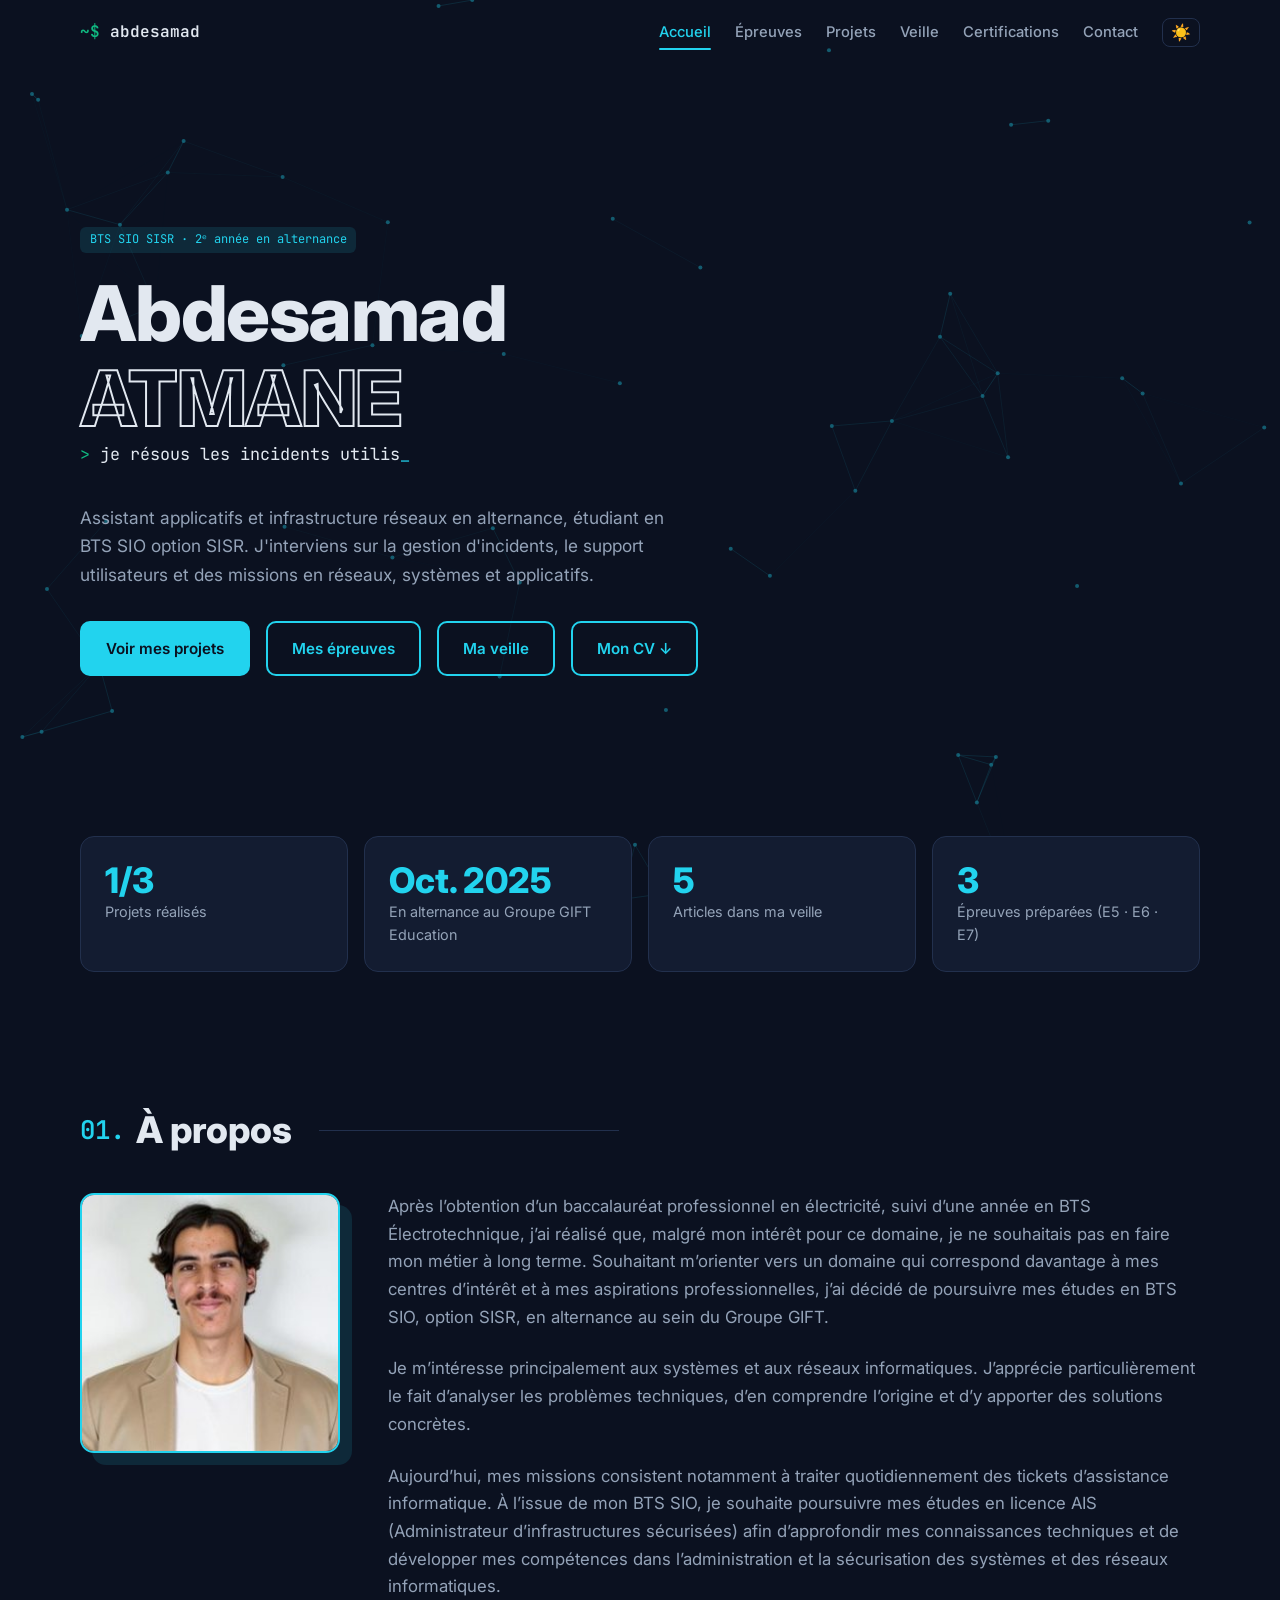
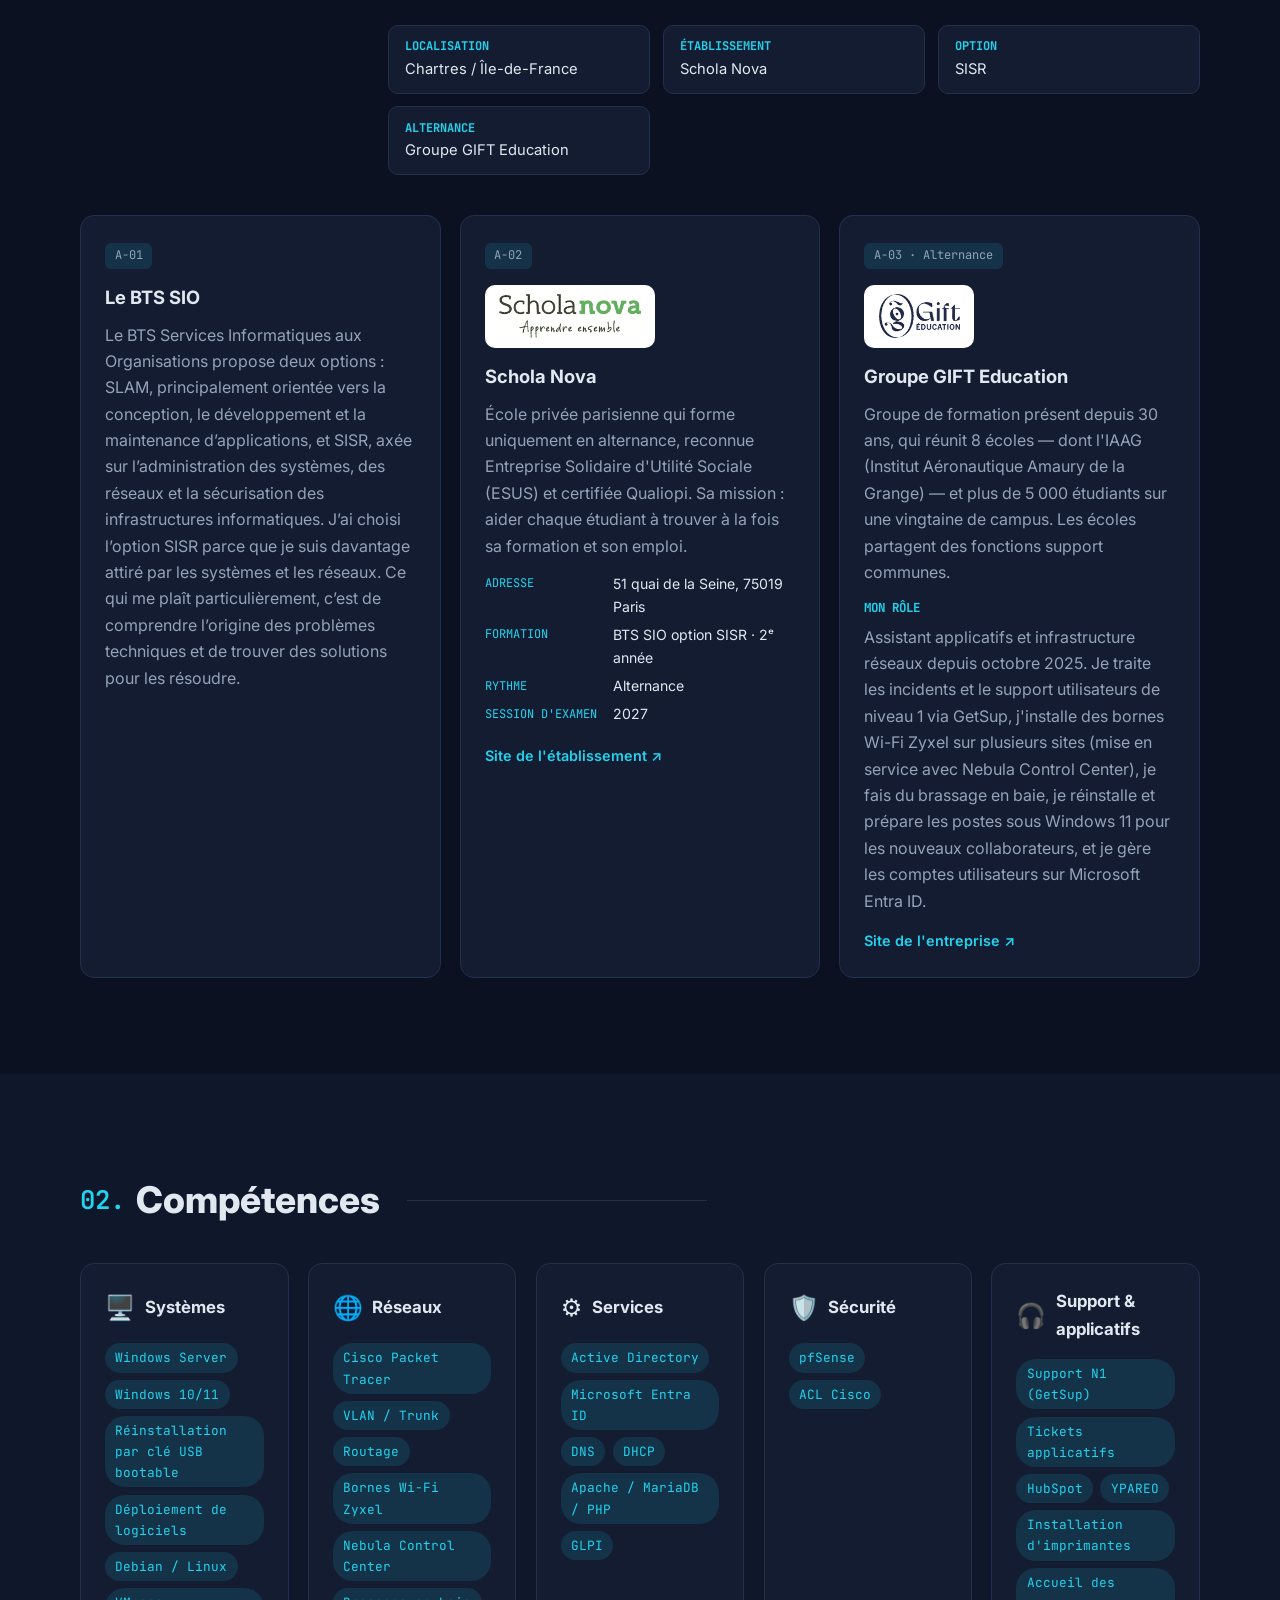
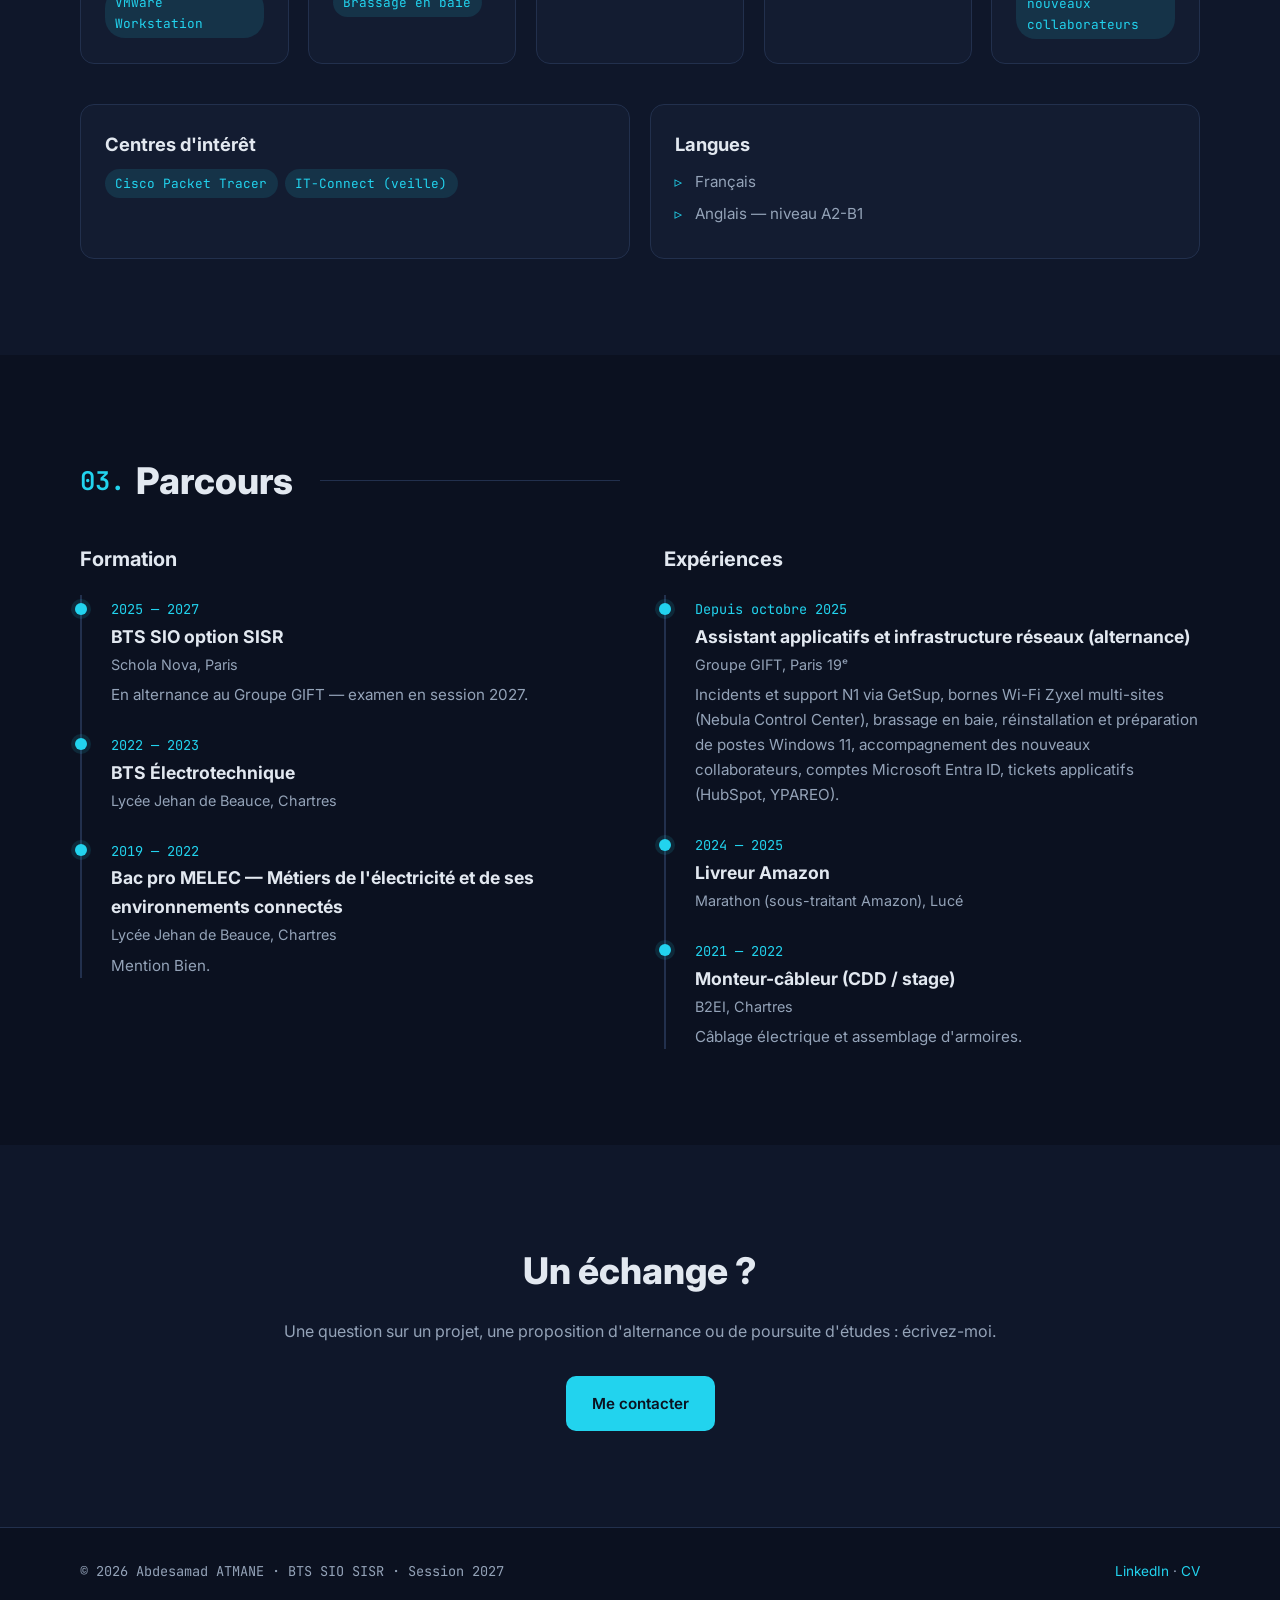
<file: index.html>
<!DOCTYPE html>
<html lang="fr">
<head>
  <meta charset="UTF-8">
  <meta name="viewport" content="width=device-width, initial-scale=1.0">
  <title>Accueil — Portfolio BTS SIO SISR</title>
  <meta name="description" content="Portfolio BTS SIO option SISR — Épreuve E5">
  <link rel="icon" href="data:image/svg+xml,<svg xmlns='http://www.w3.org/2000/svg' viewBox='0 0 100 100'><text y='.9em' font-size='90'>🖧</text></svg>">
  <link rel="preconnect" href="https://fonts.googleapis.com">
  <link rel="preconnect" href="https://fonts.gstatic.com" crossorigin>
  <link href="https://fonts.googleapis.com/css2?family=Inter:wght@400;500;600;700;800&family=JetBrains+Mono:wght@400;600&display=swap" rel="stylesheet">
  <link rel="stylesheet" href="css/style.css">
  <script>try{document.documentElement.dataset.theme=localStorage.getItem("theme")||"dark"}catch(e){document.documentElement.dataset.theme="dark"}</script>
</head>
<body data-page="accueil">
  <a class="skip" href="#main">Aller au contenu</a>
  <header class="nav" id="nav"></header>
  <main id="main">
    <section class="hero" id="accueil">
      <canvas id="network-bg" aria-hidden="true"></canvas>
      <div class="container hero__content">
        <span class="tag" id="hero-badge"></span>
        <h1 class="hero__name" id="hero-name"></h1>
        <p class="hero__typed mono"><span class="prompt">&gt;</span> <span id="typed"></span><span class="cursor">_</span></p>
        <p class="hero__intro" id="hero-intro"></p>
        <div class="hero__actions">
          <a href="projets.html" class="btn btn--primary">Voir mes projets</a>
          <a href="epreuves.html" class="btn btn--ghost">Mes épreuves</a>
          <a href="veille.html" class="btn btn--ghost">Ma veille</a>
          <a href="#" class="btn btn--ghost" id="cv-btn" target="_blank" rel="noopener">Mon CV ↓</a>
        </div>
      </div>
    </section>

    <section class="section section--tight">
      <div class="container"><div class="stats" id="stats"></div></div>
    </section>

    <section class="section" id="apropos">
      <div class="container">
        <h2 class="section__title"><span class="num">01.</span> À propos</h2>
        <div class="about">
          <div class="about__photo" id="about-photo"></div>
          <div class="about__text"><div id="about-presentation"></div><ul class="about__infos" id="about-infos"></ul></div>
        </div>
        <div class="info-grid">
          <article class="card reveal"><p class="tag">A-01</p><h3>Le BTS SIO</h3><p id="bts-text"></p></article>
          <article class="card reveal"><p class="tag">A-02</p><h3 id="ecole-nom"></h3><p id="ecole-desc"></p><dl class="kv" id="ecole-infos"></dl><a id="ecole-site" target="_blank" rel="noopener">Site de l'établissement ↗</a></article>
          <article class="card reveal"><p class="tag" id="entreprise-type"></p><h3 id="entreprise-nom"></h3><p id="entreprise-desc"></p><h4 class="mini">Mon rôle</h4><p id="entreprise-role"></p><a id="entreprise-site" target="_blank" rel="noopener">Site de l'entreprise ↗</a></article>
        </div>
      </div>
    </section>

    <section class="section section--alt" id="competences">
      <div class="container">
        <h2 class="section__title"><span class="num">02.</span> Compétences</h2>
        <div class="skills" id="skills"></div>
        <div class="info-grid info-grid--2">
          <div class="card reveal"><h3>Centres d'intérêt</h3><div class="chips" id="soft"></div></div>
          <div class="card reveal"><h3>Langues</h3><ul class="list" id="langues"></ul></div>
        </div>
      </div>
    </section>

    <section class="section" id="parcours">
      <div class="container">
        <h2 class="section__title"><span class="num">03.</span> Parcours</h2>
        <div class="two-cols">
          <div><h3 class="sub-title">Formation</h3><div class="timeline" id="parcours-list"></div></div>
          <div><h3 class="sub-title">Expériences</h3><div class="timeline" id="experiences-list"></div></div>
        </div>
      </div>
    </section>

    <section class="section section--alt">
      <div class="container center">
        <h2 class="section__title section__title--center">Un échange ?</h2>
        <p class="section__intro">Une question sur un projet, une proposition d'alternance ou de poursuite d'études : écrivez-moi.</p>
        <a href="contact.html" class="btn btn--primary">Me contacter</a>
      </div>
    </section>
  </main>
  <footer class="footer" id="footer"></footer>

  <div class="modal" id="modal" aria-hidden="true">
    <div class="modal__overlay" data-close></div>
    <div class="modal__box" role="dialog" aria-modal="true" aria-labelledby="modal-title">
      <button class="modal__close" data-close aria-label="Fermer">✕</button>
      <div id="modal-content"></div>
    </div>
  </div>

  <script src="js/data/accueil.js"></script>
  <script src="js/data/epreuves.js"></script>
  <script src="js/data/projets.js"></script>
  <script src="js/data/veille.js"></script>
  <script src="js/data/certifications.js"></script>
  <script src="js/main.js"></script>
</body>
</html>
</file>
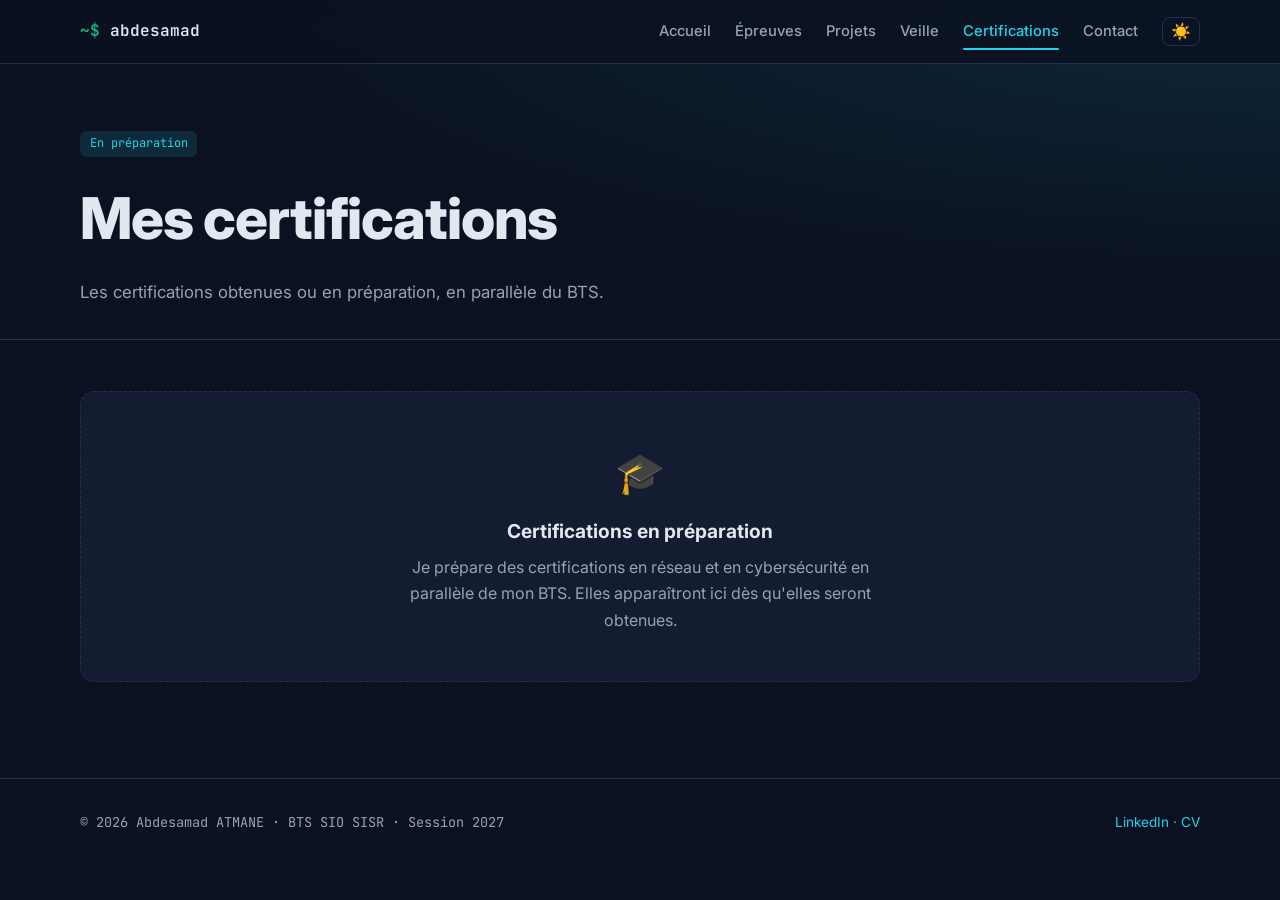
<file: certifications.html>
<!DOCTYPE html>
<html lang="fr">
<head>
  <meta charset="UTF-8">
  <meta name="viewport" content="width=device-width, initial-scale=1.0">
  <title>Mes certifications — Portfolio BTS SIO SISR</title>
  <meta name="description" content="Portfolio BTS SIO option SISR — Épreuve E5">
  <link rel="icon" href="data:image/svg+xml,<svg xmlns='http://www.w3.org/2000/svg' viewBox='0 0 100 100'><text y='.9em' font-size='90'>🖧</text></svg>">
  <link rel="preconnect" href="https://fonts.googleapis.com">
  <link rel="preconnect" href="https://fonts.gstatic.com" crossorigin>
  <link href="https://fonts.googleapis.com/css2?family=Inter:wght@400;500;600;700;800&family=JetBrains+Mono:wght@400;600&display=swap" rel="stylesheet">
  <link rel="stylesheet" href="css/style.css">
  <script>try{document.documentElement.dataset.theme=localStorage.getItem("theme")||"dark"}catch(e){document.documentElement.dataset.theme="dark"}</script>
</head>
<body data-page="certifications">
  <a class="skip" href="#main">Aller au contenu</a>
  <header class="nav" id="nav"></header>
  <main id="main">
    <section class="page-hero">
      <div class="container">
        <span class="tag" id="certs-count"></span>
        <h1>Mes certifications</h1>
        <p>Les certifications obtenues ou en préparation, en parallèle du BTS.</p>
      </div>
    </section>
    <section class="section section--first">
      <div class="container">
        <div class="filters" id="cert-filters"></div>
        <p class="filter-count mono" id="cert-shown"></p>
        <div class="certs" id="certs"></div>
      </div>
    </section>
  </main>
  <footer class="footer" id="footer"></footer>

  <div class="modal" id="modal" aria-hidden="true">
    <div class="modal__overlay" data-close></div>
    <div class="modal__box" role="dialog" aria-modal="true" aria-labelledby="modal-title">
      <button class="modal__close" data-close aria-label="Fermer">✕</button>
      <div id="modal-content"></div>
    </div>
  </div>

  <script src="js/data/accueil.js"></script>
  <script src="js/data/epreuves.js"></script>
  <script src="js/data/projets.js"></script>
  <script src="js/data/veille.js"></script>
  <script src="js/data/certifications.js"></script>
  <script src="js/main.js"></script>
</body>
</html>
</file>
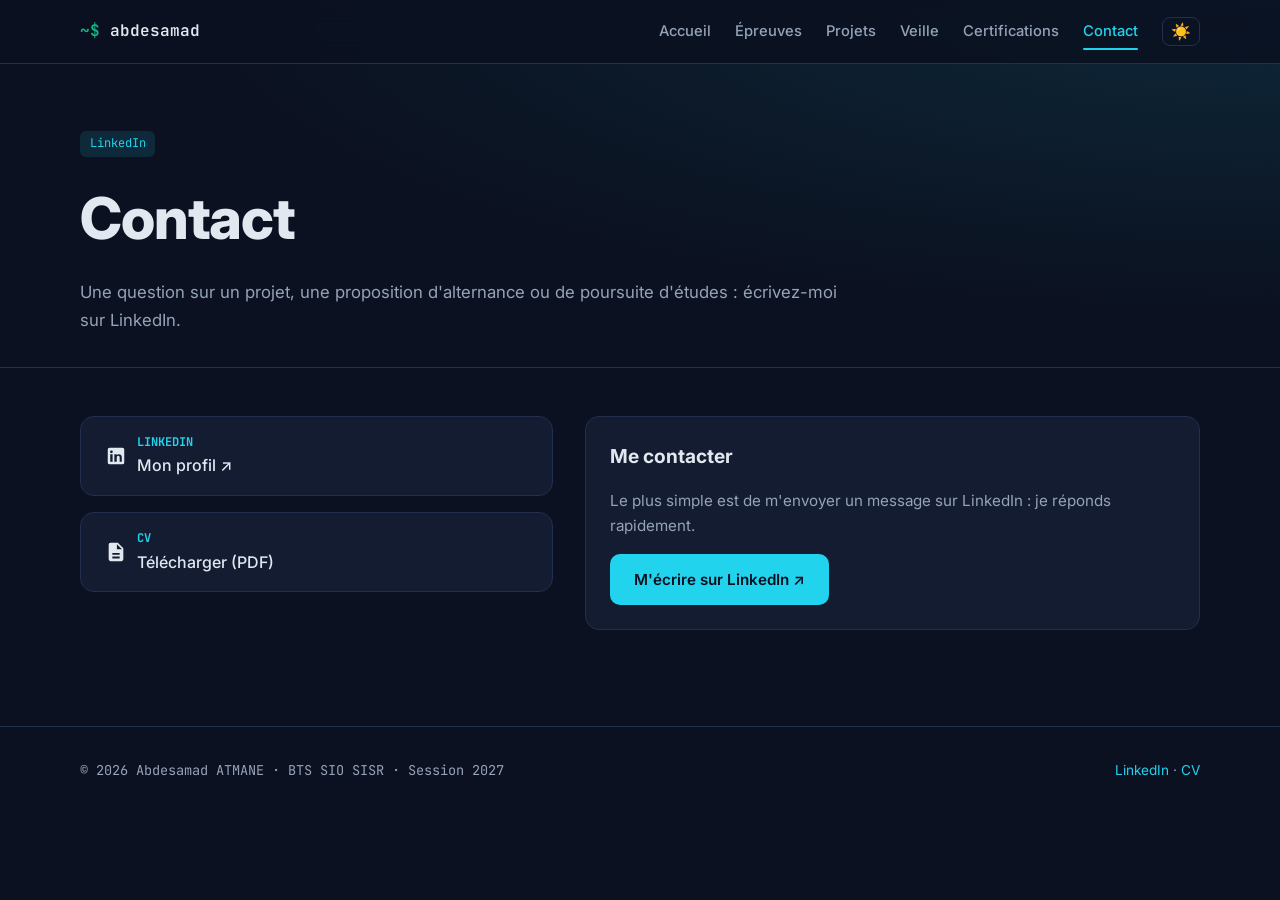
<file: contact.html>
<!DOCTYPE html>
<html lang="fr">
<head>
  <meta charset="UTF-8">
  <meta name="viewport" content="width=device-width, initial-scale=1.0">
  <title>Contact — Portfolio BTS SIO SISR</title>
  <meta name="description" content="Portfolio BTS SIO option SISR — Épreuve E5">
  <link rel="icon" href="data:image/svg+xml,<svg xmlns='http://www.w3.org/2000/svg' viewBox='0 0 100 100'><text y='.9em' font-size='90'>🖧</text></svg>">
  <link rel="preconnect" href="https://fonts.googleapis.com">
  <link rel="preconnect" href="https://fonts.gstatic.com" crossorigin>
  <link href="https://fonts.googleapis.com/css2?family=Inter:wght@400;500;600;700;800&family=JetBrains+Mono:wght@400;600&display=swap" rel="stylesheet">
  <link rel="stylesheet" href="css/style.css">
  <script>try{document.documentElement.dataset.theme=localStorage.getItem("theme")||"dark"}catch(e){document.documentElement.dataset.theme="dark"}</script>
</head>
<body data-page="contact">
  <a class="skip" href="#main">Aller au contenu</a>
  <header class="nav" id="nav"></header>
  <main id="main">
    <section class="page-hero">
      <div class="container">
        <span class="tag">LinkedIn</span>
        <h1>Contact</h1>
        <p>Une question sur un projet, une proposition d'alternance ou de poursuite d'études : le plus simple est l'email.</p>
      </div>
    </section>
    <section class="section section--first">
      <div class="container contact-layout">
        <div class="contact contact--col" id="contact-links"></div>
        <form class="card form" id="contact-form">
          <h3>Écrire un message</h3>
          <label>Nom<input name="nom" required autocomplete="name"></label>
          <label>Objet<input name="objet" required></label>
          <label>Message<textarea name="message" rows="6" required></textarea></label>
          <button class="btn btn--primary" type="submit">Ouvrir dans ma messagerie</button>
          <p class="form__note">Le bouton ouvre votre logiciel de messagerie avec le message pré-rempli : aucune donnée n'est stockée sur ce site.</p>
        </form>
      </div>
    </section>
  </main>
  <footer class="footer" id="footer"></footer>

  <div class="modal" id="modal" aria-hidden="true">
    <div class="modal__overlay" data-close></div>
    <div class="modal__box" role="dialog" aria-modal="true" aria-labelledby="modal-title">
      <button class="modal__close" data-close aria-label="Fermer">✕</button>
      <div id="modal-content"></div>
    </div>
  </div>

  <script src="js/data/accueil.js"></script>
  <script src="js/data/epreuves.js"></script>
  <script src="js/data/projets.js"></script>
  <script src="js/data/veille.js"></script>
  <script src="js/data/certifications.js"></script>
  <script src="js/main.js"></script>
</body>
</html>
</file>
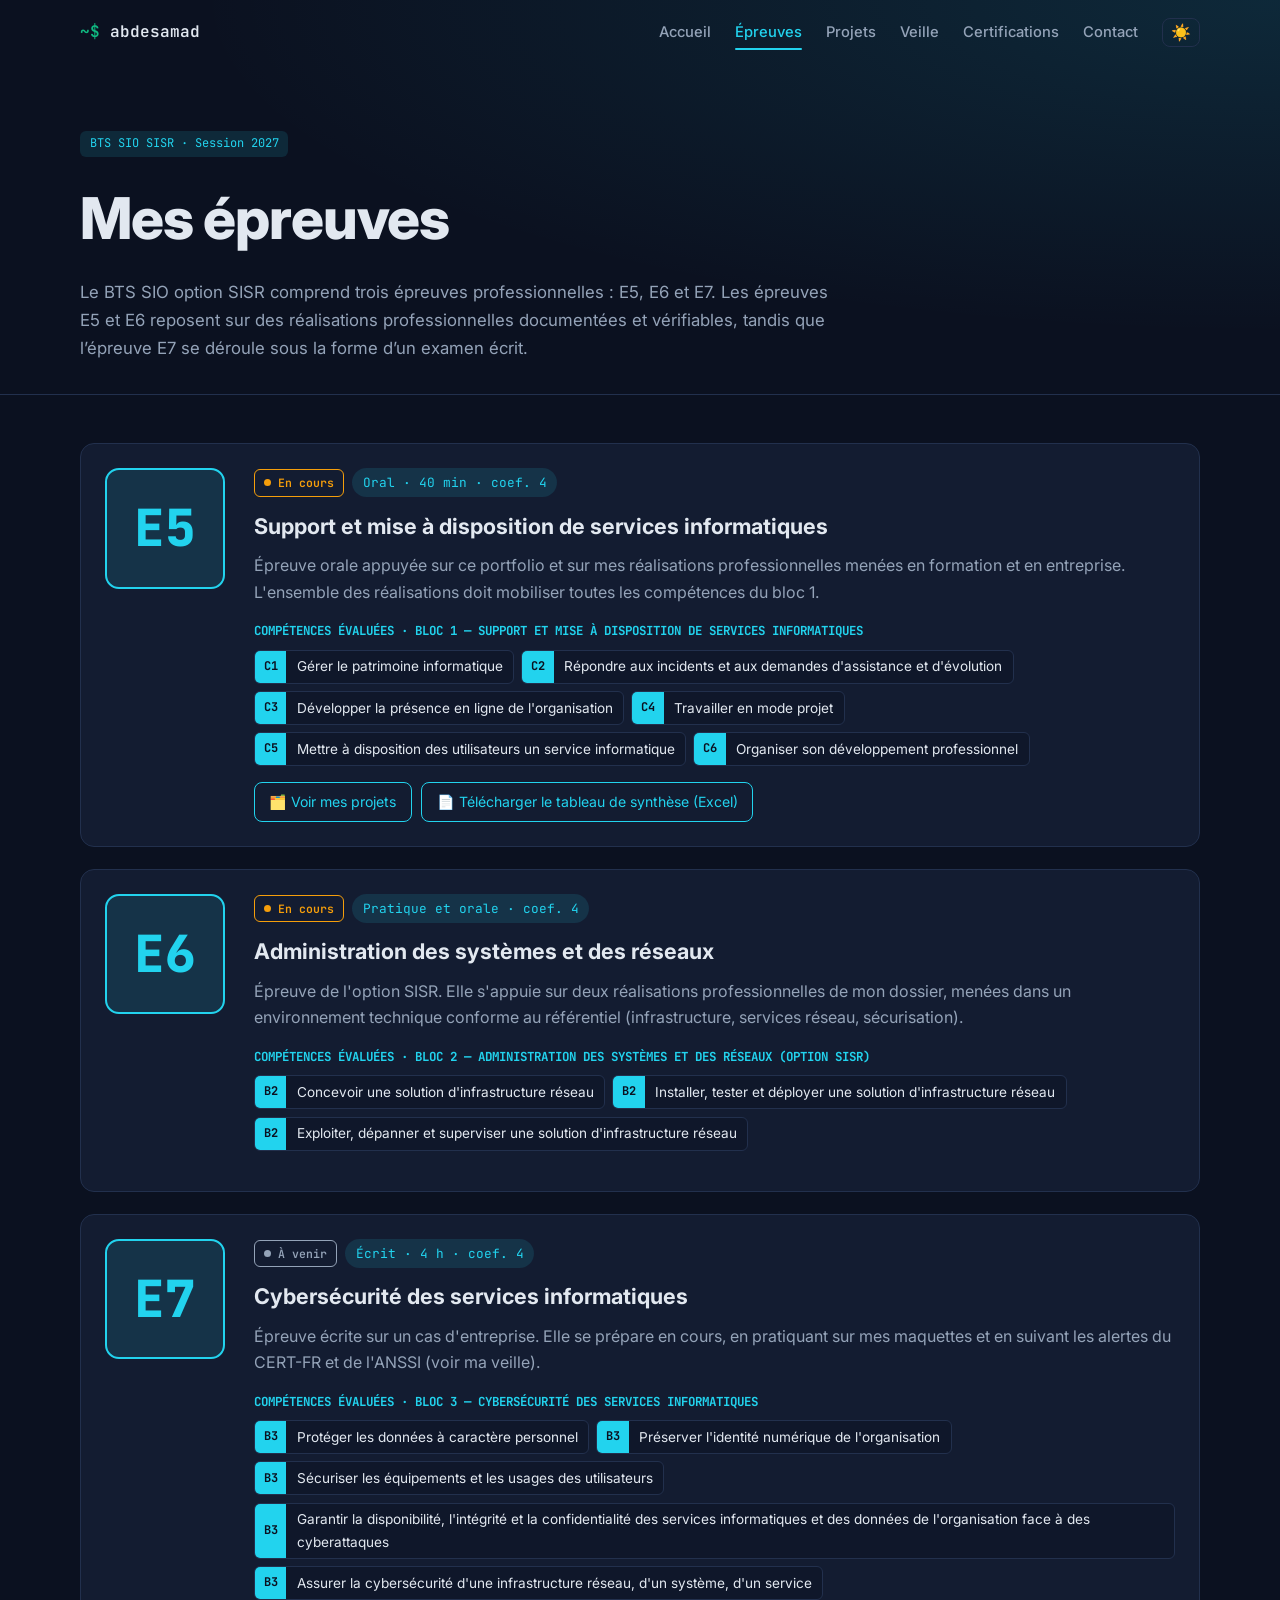
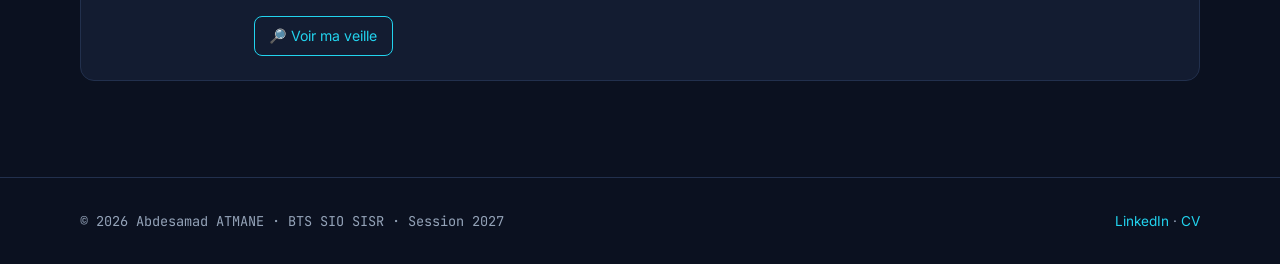
<file: epreuves.html>
<!DOCTYPE html>
<html lang="fr">
<head>
  <meta charset="UTF-8">
  <meta name="viewport" content="width=device-width, initial-scale=1.0">
  <title>Mes épreuves — Portfolio BTS SIO SISR</title>
  <meta name="description" content="Portfolio BTS SIO option SISR — Épreuve E5">
  <link rel="icon" href="data:image/svg+xml,<svg xmlns='http://www.w3.org/2000/svg' viewBox='0 0 100 100'><text y='.9em' font-size='90'>🖧</text></svg>">
  <link rel="preconnect" href="https://fonts.googleapis.com">
  <link rel="preconnect" href="https://fonts.gstatic.com" crossorigin>
  <link href="https://fonts.googleapis.com/css2?family=Inter:wght@400;500;600;700;800&family=JetBrains+Mono:wght@400;600&display=swap" rel="stylesheet">
  <link rel="stylesheet" href="css/style.css">
  <script>try{document.documentElement.dataset.theme=localStorage.getItem("theme")||"dark"}catch(e){document.documentElement.dataset.theme="dark"}</script>
</head>
<body data-page="epreuves">
  <a class="skip" href="#main">Aller au contenu</a>
  <header class="nav" id="nav"></header>
  <main id="main">
    <section class="page-hero">
      <div class="container">
        <span class="tag">BTS SIO SISR · Session 2027</span>
        <h1>Mes épreuves</h1>
        <p>Le BTS SIO option SISR comprend trois épreuves professionnelles : E5, E6 et E7. Les épreuves E5 et E6 reposent sur des réalisations professionnelles documentées et vérifiables, tandis que l’épreuve E7 se déroule sous la forme d’un examen écrit.</p>
      </div>
    </section>
    <section class="section section--first">
      <div class="container"><div class="epreuves" id="epreuves-list"></div></div>
    </section>
  </main>
  <footer class="footer" id="footer"></footer>

  <div class="modal" id="modal" aria-hidden="true">
    <div class="modal__overlay" data-close></div>
    <div class="modal__box" role="dialog" aria-modal="true" aria-labelledby="modal-title">
      <button class="modal__close" data-close aria-label="Fermer">✕</button>
      <div id="modal-content"></div>
    </div>
  </div>

  <script src="js/data/accueil.js"></script>
  <script src="js/data/epreuves.js"></script>
  <script src="js/data/projets.js"></script>
  <script src="js/data/veille.js"></script>
  <script src="js/data/certifications.js"></script>
  <script src="js/main.js"></script>
</body>
</html>
</file>
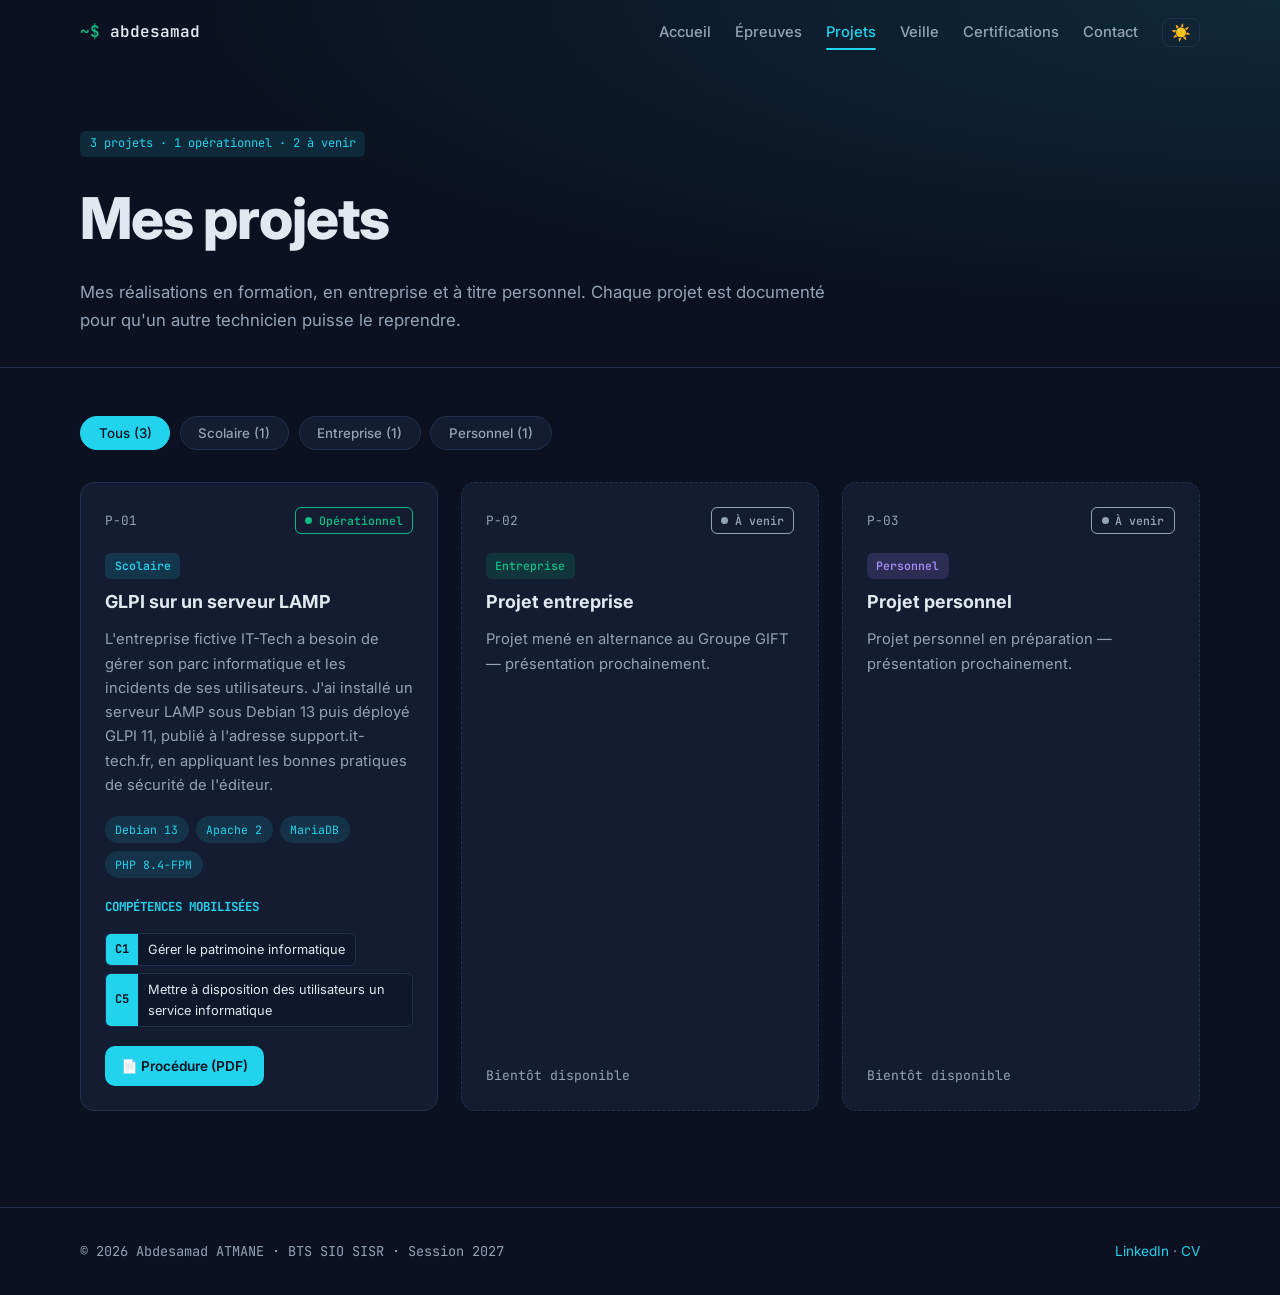
<file: projets.html>
<!DOCTYPE html>
<html lang="fr">
<head>
  <meta charset="UTF-8">
  <meta name="viewport" content="width=device-width, initial-scale=1.0">
  <title>Mes projets — Portfolio BTS SIO SISR</title>
  <meta name="description" content="Portfolio BTS SIO option SISR — Épreuve E5">
  <link rel="icon" href="data:image/svg+xml,<svg xmlns='http://www.w3.org/2000/svg' viewBox='0 0 100 100'><text y='.9em' font-size='90'>🖧</text></svg>">
  <link rel="preconnect" href="https://fonts.googleapis.com">
  <link rel="preconnect" href="https://fonts.gstatic.com" crossorigin>
  <link href="https://fonts.googleapis.com/css2?family=Inter:wght@400;500;600;700;800&family=JetBrains+Mono:wght@400;600&display=swap" rel="stylesheet">
  <link rel="stylesheet" href="css/style.css">
  <script>try{document.documentElement.dataset.theme=localStorage.getItem("theme")||"dark"}catch(e){document.documentElement.dataset.theme="dark"}</script>
</head>
<body data-page="projets">
  <a class="skip" href="#main">Aller au contenu</a>
  <header class="nav" id="nav"></header>
  <main id="main">
    <section class="page-hero">
      <div class="container">
        <span class="tag" id="projets-count"></span>
        <h1>Mes projets</h1>
        <p>Mes réalisations en formation, en entreprise et à titre personnel. Chaque projet est documenté pour qu'un autre technicien puisse le reprendre.</p>
      </div>
    </section>
    <section class="section section--first">
      <div class="container">
        <div class="filters" id="filters"></div>
        <div class="projects" id="projects"></div>
      </div>
    </section>
  </main>
  <footer class="footer" id="footer"></footer>

  <div class="modal" id="modal" aria-hidden="true">
    <div class="modal__overlay" data-close></div>
    <div class="modal__box" role="dialog" aria-modal="true" aria-labelledby="modal-title">
      <button class="modal__close" data-close aria-label="Fermer">✕</button>
      <div id="modal-content"></div>
    </div>
  </div>

  <script src="js/data/accueil.js"></script>
  <script src="js/data/epreuves.js"></script>
  <script src="js/data/projets.js"></script>
  <script src="js/data/veille.js"></script>
  <script src="js/data/certifications.js"></script>
  <script src="js/main.js"></script>
</body>
</html>
</file>
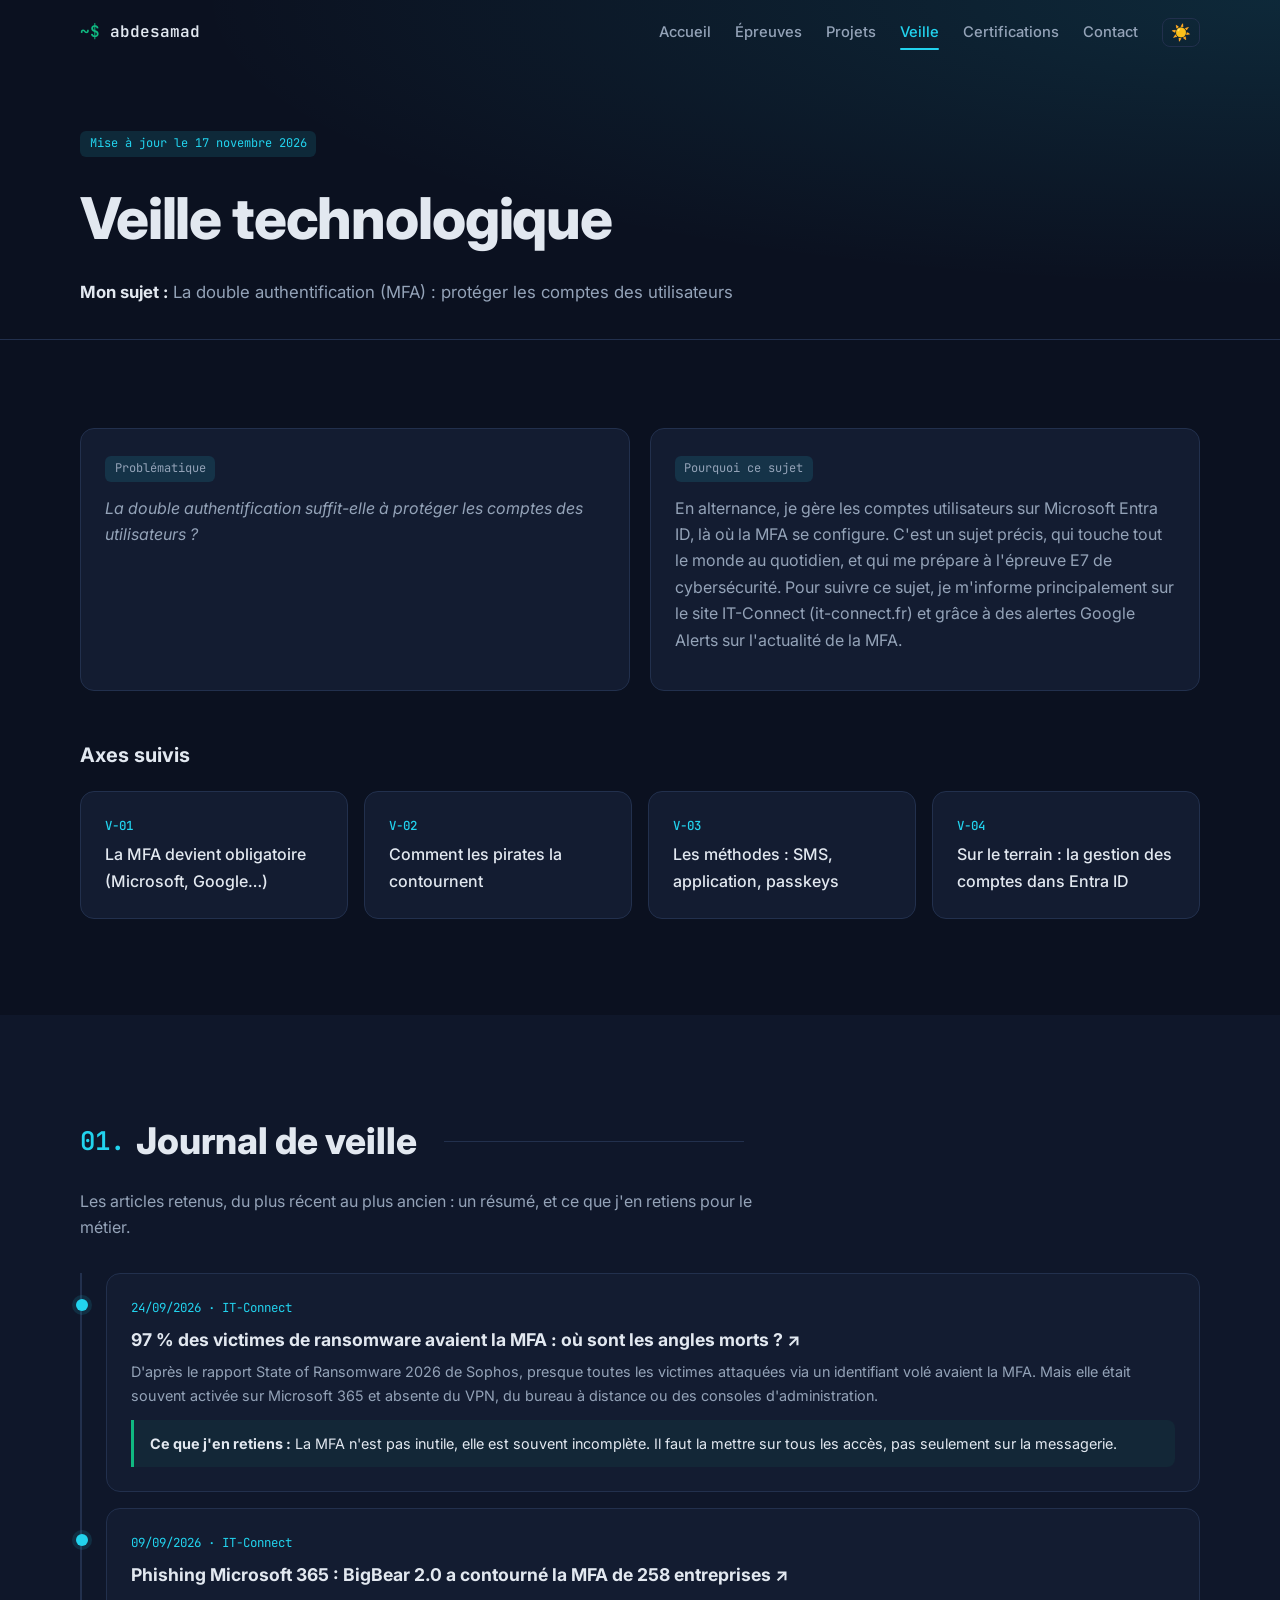
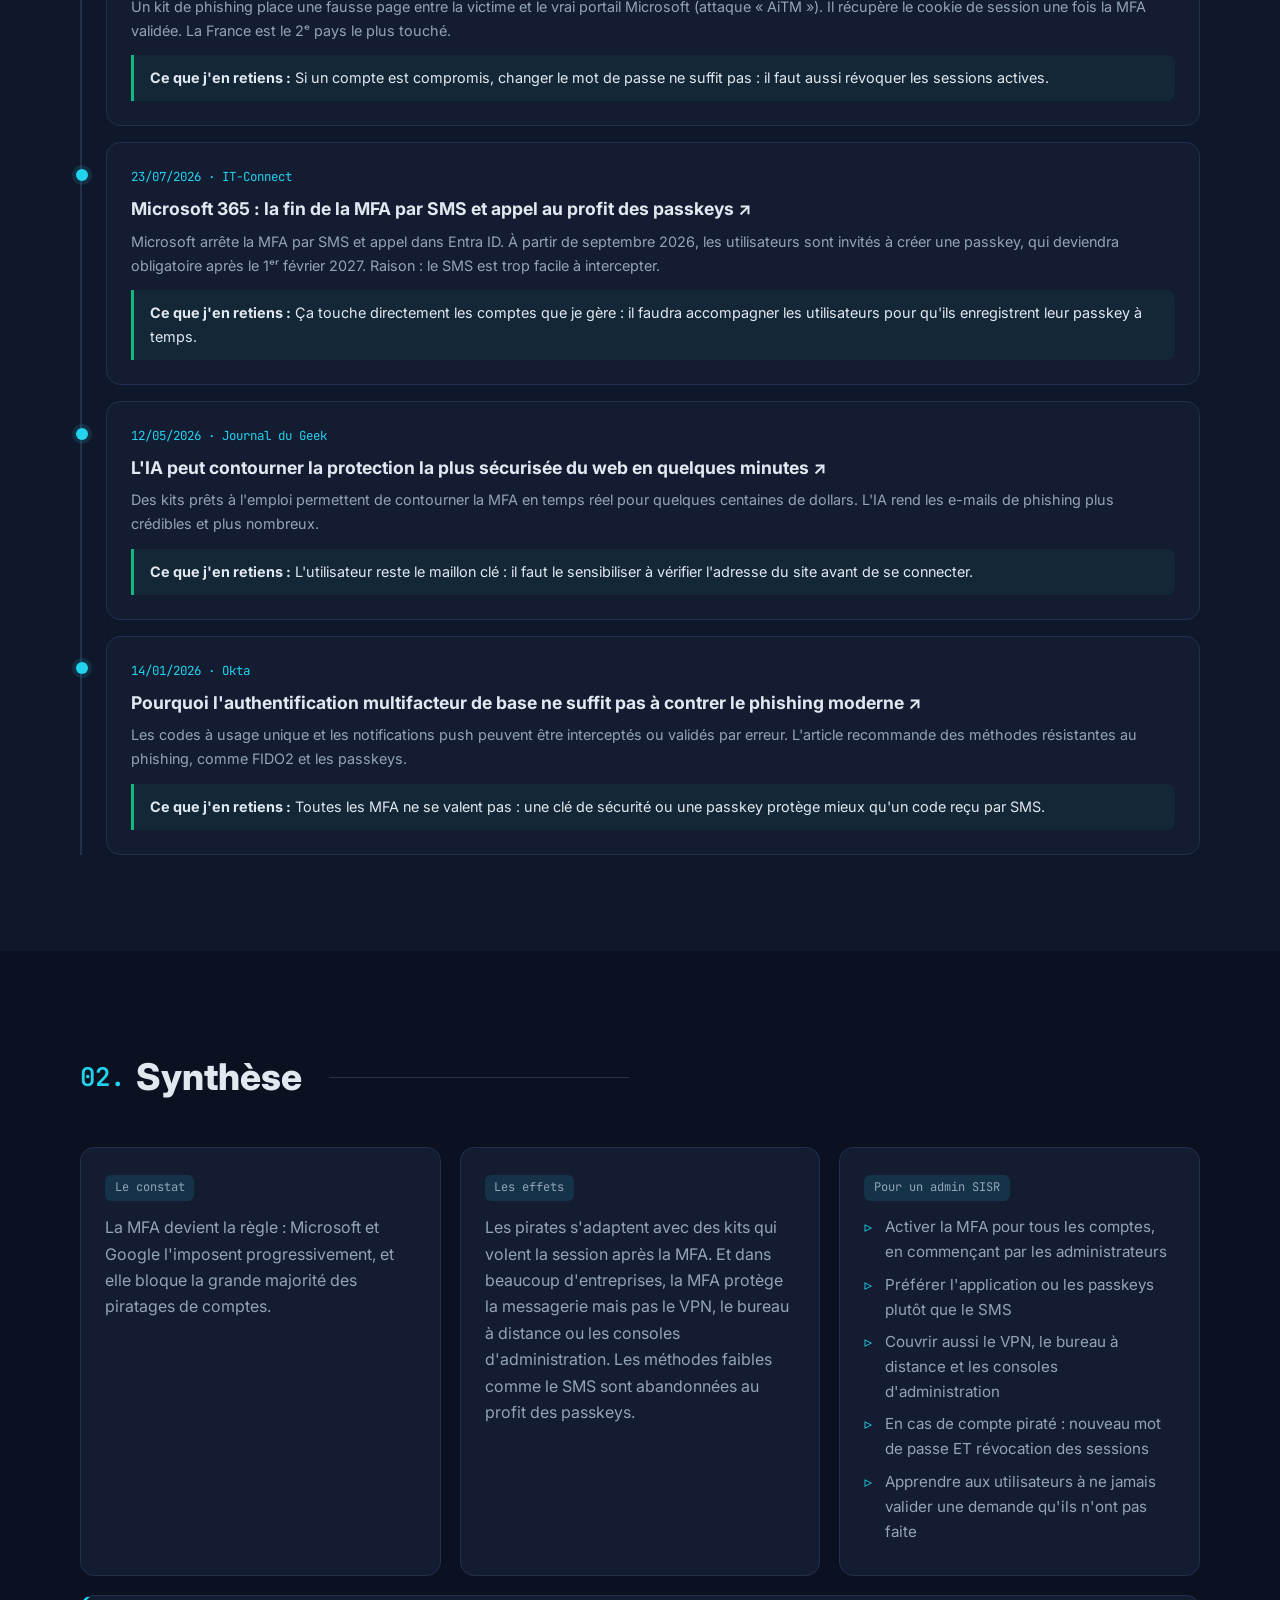
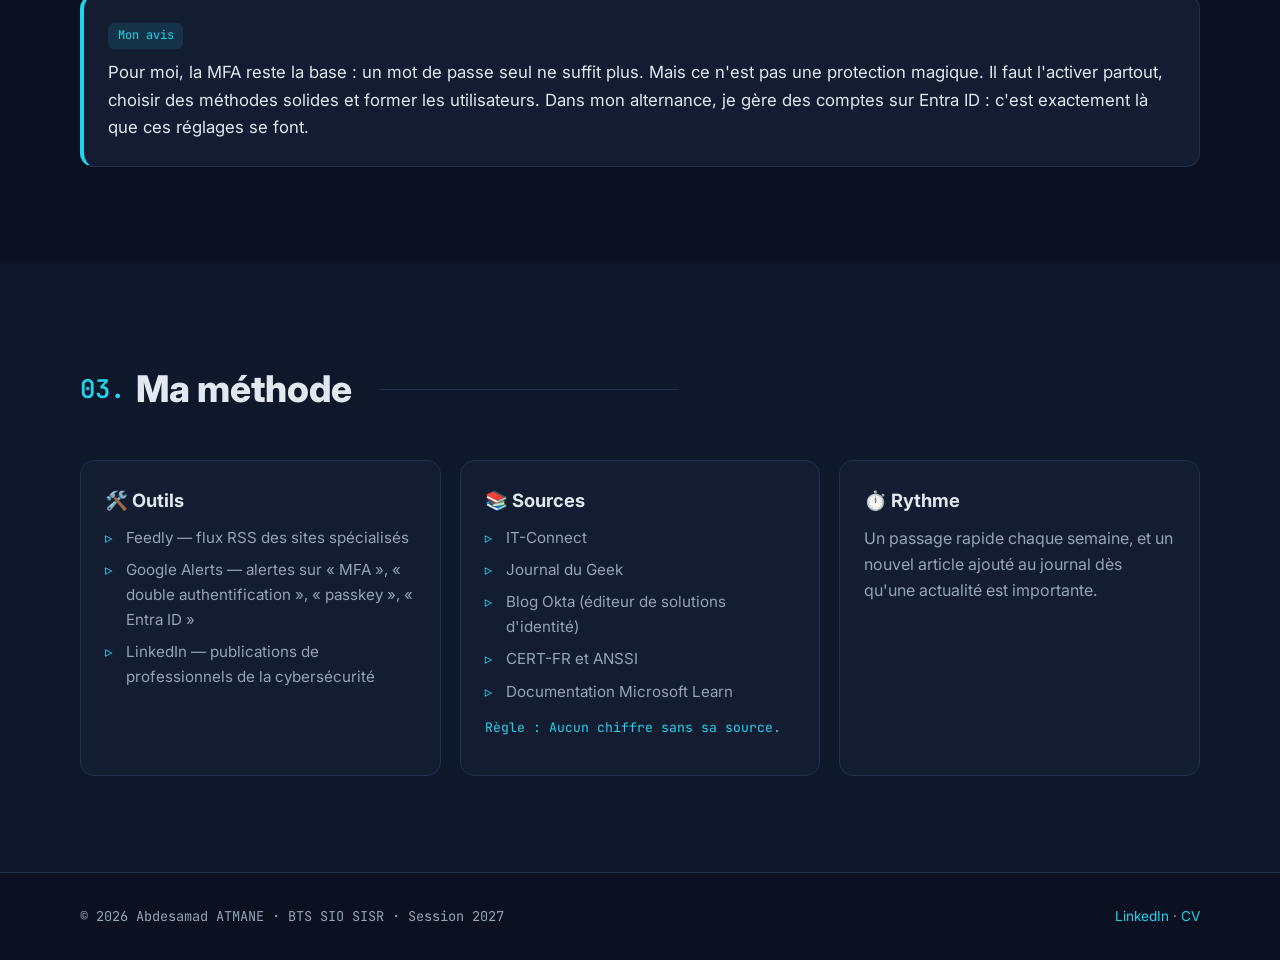
<file: veille.html>
<!DOCTYPE html>
<html lang="fr">
<head>
  <meta charset="UTF-8">
  <meta name="viewport" content="width=device-width, initial-scale=1.0">
  <title>Veille technologique — Portfolio BTS SIO SISR</title>
  <meta name="description" content="Portfolio BTS SIO option SISR — Épreuve E5">
  <link rel="icon" href="data:image/svg+xml,<svg xmlns='http://www.w3.org/2000/svg' viewBox='0 0 100 100'><text y='.9em' font-size='90'>🖧</text></svg>">
  <link rel="preconnect" href="https://fonts.googleapis.com">
  <link rel="preconnect" href="https://fonts.gstatic.com" crossorigin>
  <link href="https://fonts.googleapis.com/css2?family=Inter:wght@400;500;600;700;800&family=JetBrains+Mono:wght@400;600&display=swap" rel="stylesheet">
  <link rel="stylesheet" href="css/style.css">
  <script>try{document.documentElement.dataset.theme=localStorage.getItem("theme")||"dark"}catch(e){document.documentElement.dataset.theme="dark"}</script>
</head>
<body data-page="veille">
  <a class="skip" href="#main">Aller au contenu</a>
  <header class="nav" id="nav"></header>
  <main id="main">
    <section class="page-hero">
      <div class="container">
        <span class="tag" id="veille-maj"></span>
        <h1>Veille technologique</h1>
        <p id="veille-sujet-hero"></p>
      </div>
    </section>
    <section class="section section--first">
      <div class="container">
        <div class="info-grid info-grid--2">
          <div class="card reveal"><p class="tag">Problématique</p><p class="veille__pb" id="veille-pb"></p></div>
          <div class="card reveal"><p class="tag">Pourquoi ce sujet</p><p id="veille-pourquoi"></p></div>
        </div>
        <h3 class="sub-title">Axes suivis</h3>
        <div class="axes" id="veille-axes"></div>
      </div>
    </section>
    <section class="section section--alt">
      <div class="container">
        <h2 class="section__title"><span class="num">01.</span> Journal de veille</h2>
        <p class="section__intro">Les articles retenus, du plus récent au plus ancien : un résumé, et ce que j'en retiens pour le métier.</p>
        <div class="journal" id="veille-articles"></div>
      </div>
    </section>
    <section class="section">
      <div class="container">
        <h2 class="section__title"><span class="num">02.</span> Synthèse</h2>
        <div class="info-grid" id="veille-synthese"></div>
        <div class="card avis reveal"><p class="tag">Mon avis</p><p id="veille-avis"></p></div>
      </div>
    </section>
    <section class="section section--alt">
      <div class="container">
        <h2 class="section__title"><span class="num">03.</span> Ma méthode</h2>
        <div class="info-grid" id="veille-methode"></div>
      </div>
    </section>
  </main>
  <footer class="footer" id="footer"></footer>

  <div class="modal" id="modal" aria-hidden="true">
    <div class="modal__overlay" data-close></div>
    <div class="modal__box" role="dialog" aria-modal="true" aria-labelledby="modal-title">
      <button class="modal__close" data-close aria-label="Fermer">✕</button>
      <div id="modal-content"></div>
    </div>
  </div>

  <script src="js/data/accueil.js"></script>
  <script src="js/data/epreuves.js"></script>
  <script src="js/data/projets.js"></script>
  <script src="js/data/veille.js?v=2"></script>
  <script src="js/data/certifications.js"></script>
  <script src="js/main.js"></script>
</body>
</html>
</file>
<file: css/style.css>
/* =========================================================
   PORTFOLIO E5 — BTS SIO SISR
   Couleurs modifiables dans :root
   ========================================================= */
:root {
  --bg: #0b1120;
  --bg-alt: #0f172a;
  --card: #131c31;
  --card-hover: #18233d;
  --border: #22304d;
  --text: #e2e8f0;
  --muted: #94a3b8;
  --accent: #22d3ee;      /* cyan */
  --accent-2: #10b981;    /* vert terminal */
  --accent-soft: rgba(34, 211, 238, .12);
  --radius: 14px;
  --shadow: 0 10px 30px rgba(0, 0, 0, .35);
  --font: "Inter", system-ui, sans-serif;
  --mono: "JetBrains Mono", ui-monospace, monospace;
}
[data-theme="light"] {
  --bg: #f8fafc;
  --bg-alt: #eef2f7;
  --card: #ffffff;
  --card-hover: #f1f5f9;
  --border: #dbe3ee;
  --text: #0f172a;
  --muted: #475569;
  --accent: #0891b2;
  --accent-2: #059669;
  --accent-soft: rgba(8, 145, 178, .1);
  --shadow: 0 10px 25px rgba(15, 23, 42, .08);
}

* { margin: 0; padding: 0; box-sizing: border-box; }
html { scroll-behavior: smooth; scroll-padding-top: 70px; }
body {
  font-family: var(--font);
  background: var(--bg);
  color: var(--text);
  line-height: 1.65;
  transition: background .3s, color .3s;
}
a { color: var(--accent); text-decoration: none; }
img { max-width: 100%; display: block; }
ul { list-style: none; }
.container { width: min(1120px, 92%); margin: 0 auto; }
.mono { font-family: var(--mono); }
.center { text-align: center; }
.prompt { color: var(--accent-2); font-family: var(--mono); }

/* ---------- BOUTONS ---------- */
.btn {
  display: inline-block; padding: .8rem 1.5rem; border-radius: 10px;
  font-weight: 600; font-size: .95rem; transition: .25s; cursor: pointer; border: 2px solid transparent;
}
.btn--primary { background: var(--accent); color: #0b1120; }
.btn--primary:hover { transform: translateY(-2px); box-shadow: 0 8px 20px var(--accent-soft); }
.btn--ghost { border-color: var(--accent); color: var(--accent); }
.btn--ghost:hover { background: var(--accent-soft); }

/* ---------- NAVIGATION ---------- */
.nav {
  position: fixed; inset: 0 0 auto 0; z-index: 100; height: 64px;
  display: flex; align-items: center; transition: .3s;
}
.nav.scrolled {
  background: color-mix(in srgb, var(--bg) 85%, transparent);
  backdrop-filter: blur(12px); border-bottom: 1px solid var(--border);
}
.nav__inner { display: flex; align-items: center; justify-content: space-between; }
.nav__logo { font-family: var(--mono); font-weight: 600; color: var(--text); }
.nav__links { display: flex; align-items: center; gap: 1.5rem; }
.nav__links a { color: var(--muted); font-size: .92rem; font-weight: 500; transition: color .2s; position: relative; }
.nav__links a:hover, .nav__links a.active { color: var(--accent); }
.nav__links a.active::after {
  content: ""; position: absolute; left: 0; right: 0; bottom: -6px; height: 2px; background: var(--accent); border-radius: 2px;
}
.theme-toggle { background: none; border: 1px solid var(--border); border-radius: 8px; padding: .25rem .5rem; cursor: pointer; font-size: 1rem; }
.nav__burger { display: none; background: none; border: none; cursor: pointer; flex-direction: column; gap: 5px; }
.nav__burger span { width: 24px; height: 2px; background: var(--text); transition: .3s; }

/* ---------- HERO ---------- */
.hero { position: relative; min-height: 100vh; display: flex; align-items: center; overflow: hidden; }
#network-bg { position: absolute; inset: 0; width: 100%; height: 100%; opacity: .55; }
.hero__content { position: relative; z-index: 1; }
.hero__hello { color: var(--accent); margin-bottom: .5rem; }
.hero__name { font-size: clamp(2.5rem, 7vw, 4.8rem); font-weight: 800; line-height: 1.1; letter-spacing: -.02em; }
.hero__title { font-size: clamp(1.2rem, 3vw, 1.8rem); color: var(--muted); font-weight: 600; margin: .6rem 0 1.2rem; }
.hero__typed { font-size: 1.05rem; min-height: 1.6em; margin-bottom: 2.2rem; }
.cursor { animation: blink 1s steps(1) infinite; color: var(--accent); }
@keyframes blink { 50% { opacity: 0; } }
.hero__actions { display: flex; gap: 1rem; flex-wrap: wrap; }
.hero__scroll {
  position: absolute; bottom: 2rem; left: 50%; transform: translateX(-50%);
  color: var(--muted); font-size: 1.5rem; animation: bounce 2s infinite;
}
@keyframes bounce { 0%,100% { transform: translate(-50%, 0); } 50% { transform: translate(-50%, 8px); } }

/* ---------- SECTIONS ---------- */
.section { padding: 6rem 0; }
.section--alt { background: var(--bg-alt); }
.section__title {
  font-size: clamp(1.7rem, 4vw, 2.3rem); font-weight: 800; margin-bottom: 2rem;
  display: flex; align-items: center; gap: .7rem;
}
.section__title::after { content: ""; flex: 1; max-width: 300px; height: 1px; background: var(--border); margin-left: 1rem; }
.section__title--center { justify-content: center; }
.section__title--center::after { display: none; }
.num { font-family: var(--mono); color: var(--accent); font-size: .7em; font-weight: 600; }
.section__intro { color: var(--muted); max-width: 720px; margin: -1rem 0 2rem; }
.center .section__intro { margin-inline: auto; }
.sub-title { font-size: 1.25rem; margin: 3rem 0 1.2rem; }
.card {
  background: var(--card); border: 1px solid var(--border); border-radius: var(--radius); padding: 1.5rem;
}
.tag {
  display: inline-block; font-family: var(--mono); font-size: .75rem; color: var(--accent);
  background: var(--accent-soft); padding: .2rem .6rem; border-radius: 6px; margin-bottom: .6rem;
}

/* ---------- À PROPOS ---------- */
.about { display: grid; grid-template-columns: 260px 1fr; gap: 3rem; align-items: start; }
.about__photo {
  aspect-ratio: 1; border-radius: var(--radius); overflow: hidden; border: 2px solid var(--accent);
  background: linear-gradient(135deg, var(--accent-soft), var(--card));
  display: grid; place-items: center; font-size: 4rem; font-weight: 800; color: var(--accent);
  box-shadow: 12px 12px 0 var(--accent-soft);
}
.about__photo img { width: 100%; height: 100%; object-fit: cover; }
.about__text p { color: var(--muted); font-size: 1.05rem; margin-bottom: 1.5rem; }
.about__infos { display: grid; grid-template-columns: repeat(auto-fit, minmax(220px, 1fr)); gap: .8rem; }
.about__infos li { background: var(--card); border: 1px solid var(--border); border-radius: 10px; padding: .7rem 1rem; font-size: .92rem; }
.about__infos strong { display: block; color: var(--accent); font-size: .75rem; font-family: var(--mono); text-transform: uppercase; }
.bts-info p + p { margin-top: .8rem; }
.bts-info p { color: var(--muted); }
.bts-info strong { color: var(--text); }

/* Timeline */
.timeline { border-left: 2px solid var(--border); padding-left: 1.8rem; display: grid; gap: 1.5rem; }
.timeline__item { position: relative; }
.timeline__item::before {
  content: ""; position: absolute; left: calc(-1.8rem - 7px); top: .45rem;
  width: 12px; height: 12px; border-radius: 50%; background: var(--accent); box-shadow: 0 0 0 4px var(--accent-soft);
}
.timeline__date { font-family: var(--mono); color: var(--accent); font-size: .85rem; }
.timeline__item h4 { font-size: 1.1rem; }
.timeline__lieu { color: var(--muted); font-size: .9rem; }
.timeline__item p { color: var(--muted); font-size: .95rem; margin-top: .3rem; }

/* ---------- COMPÉTENCES ---------- */
.skills { display: grid; grid-template-columns: repeat(auto-fit, minmax(200px, 1fr)); gap: 1.2rem; }
.skill { transition: .25s; }
.skill:hover { transform: translateY(-4px); border-color: var(--accent); }
.skill__head { display: flex; align-items: center; gap: .6rem; margin-bottom: 1rem; }
.skill__icon { font-size: 1.5rem; }
.skill h3 { font-size: 1.05rem; }
.chips { display: flex; flex-wrap: wrap; gap: .45rem; }
.chip {
  font-size: .8rem; padding: .25rem .65rem; border-radius: 20px;
  background: var(--accent-soft); color: var(--accent); font-family: var(--mono);
}
.certs { display: grid; grid-template-columns: repeat(auto-fit, minmax(260px, 1fr)); gap: 1rem; }
.cert { display: flex; gap: 1rem; align-items: center; }
.cert__icon { font-size: 1.8rem; }
.cert h4 { font-size: .98rem; }
.cert p { color: var(--muted); font-size: .85rem; }

/* ---------- RÉALISATIONS ---------- */
.filters { display: flex; gap: .6rem; margin-bottom: 2rem; flex-wrap: wrap; }
.filter {
  background: var(--card); border: 1px solid var(--border); color: var(--muted);
  padding: .5rem 1.1rem; border-radius: 30px; cursor: pointer; font-weight: 500; transition: .2s; font-family: var(--font);
}
.filter:hover { color: var(--accent); }
.filter.active { background: var(--accent); color: #0b1120; border-color: var(--accent); }
.projects { display: grid; grid-template-columns: repeat(auto-fill, minmax(320px, 1fr)); gap: 1.4rem; }
.project {
  display: flex; flex-direction: column; gap: .2rem; transition: .25s; text-align: left;
  font: inherit; color: inherit;
}
.project:hover { transform: translateY(-5px); border-color: var(--accent); box-shadow: var(--shadow); }
.project__top { display: flex; justify-content: space-between; align-items: center; margin-bottom: 1rem; }
.project__icon { font-size: 2rem; }
.badge { font-size: .72rem; font-family: var(--mono); padding: .2rem .6rem; border-radius: 6px; font-weight: 600; }
.badge--formation { background: rgba(34, 211, 238, .14); color: var(--accent); }
.badge--entreprise, .badge--stage, .badge--alternance { background: rgba(16, 185, 129, .15); color: var(--accent-2); }
.badge--personnel { background: rgba(167, 139, 250, .16); color: #a78bfa; }
.project h3 { font-size: 1.12rem; margin-bottom: .5rem; }
.project p { color: var(--muted); font-size: .92rem; flex: 1; }
.project__comp { display: flex; gap: .35rem; flex-wrap: wrap; margin: 1rem 0 .8rem; }
.comp-pill { font-family: var(--mono); font-size: .72rem; border: 1px solid var(--border); padding: .1rem .45rem; border-radius: 5px; color: var(--muted); }
.project__more { color: var(--accent); font-size: .88rem; font-weight: 600; }
[hidden] { display: none !important; }

/* ---------- TABLEAU DE SYNTHÈSE ---------- */
.table-wrap { overflow-x: auto; border-radius: var(--radius); border: 1px solid var(--border); }
.synth { width: 100%; border-collapse: collapse; background: var(--card); min-width: 720px; }
.synth th, .synth td { padding: .85rem .7rem; border-bottom: 1px solid var(--border); text-align: center; font-size: .9rem; }
.synth thead th { background: var(--bg-alt); font-family: var(--mono); color: var(--accent); }
.synth td:first-child, .synth th:first-child { text-align: left; }
.synth tbody tr { cursor: pointer; transition: background .2s; }
.synth tbody tr:hover { background: var(--card-hover); }
.synth .check { color: var(--accent-2); font-size: 1.15rem; font-weight: 700; }
.synth td small { display: block; color: var(--muted); font-size: .75rem; }
.synth tfoot td { font-family: var(--mono); color: var(--muted); font-size: .8rem; background: var(--bg-alt); }
.synth__legend { display: grid; grid-template-columns: repeat(auto-fit, minmax(300px, 1fr)); gap: .5rem 1.5rem; margin: 1.5rem 0 2rem; font-size: .88rem; color: var(--muted); }
.synth__legend strong { font-family: var(--mono); color: var(--accent); margin-right: .4rem; }

/* ---------- STAGES ---------- */
.stages { display: grid; grid-template-columns: repeat(auto-fit, minmax(320px, 1fr)); gap: 1.5rem; }
.stage { border-top: 3px solid var(--accent-2); }
.stage__period { font-family: var(--mono); color: var(--accent-2); font-size: .85rem; }
.stage h3 { font-size: 1.25rem; margin: .3rem 0; }
.stage__meta { color: var(--muted); font-size: .88rem; margin-bottom: 1rem; }
.stage p { color: var(--muted); margin-bottom: 1rem; }
.list li { position: relative; padding-left: 1.3rem; margin-bottom: .45rem; color: var(--muted); font-size: .95rem; }
.list li::before { content: "▹"; position: absolute; left: 0; color: var(--accent); }
.list strong { color: var(--text); }

/* ---------- VEILLE ---------- */
.veille__head h3 { font-size: 1.4rem; margin-bottom: .5rem; }
.veille__pb { font-style: italic; color: var(--accent); margin-bottom: .8rem; }
.veille__head p:last-child { color: var(--muted); }
.veille__grid { display: grid; grid-template-columns: 1fr 1fr; gap: 1.2rem; margin-top: 1.2rem; }
.veille__grid h4 { margin-bottom: 1rem; }
.articles { display: grid; grid-template-columns: repeat(auto-fill, minmax(300px, 1fr)); gap: 1.2rem; }
.article { transition: .25s; display: block; color: inherit; }
.article:hover { border-color: var(--accent); transform: translateY(-3px); }
.article__meta { font-family: var(--mono); font-size: .78rem; color: var(--accent); margin-bottom: .4rem; }
.article h4 { margin-bottom: .4rem; }
.article p { color: var(--muted); font-size: .9rem; }

/* ---------- CONTACT ---------- */
.contact { display: flex; justify-content: center; gap: 1rem; flex-wrap: wrap; }
.contact a {
  display: flex; align-items: center; gap: .6rem; padding: 1rem 1.5rem;
  background: var(--card); border: 1px solid var(--border); border-radius: var(--radius); color: var(--text); font-weight: 500; transition: .25s;
}
.contact a:hover { border-color: var(--accent); color: var(--accent); transform: translateY(-3px); }
.contact svg { width: 22px; height: 22px; fill: currentColor; }

.footer { padding: 2rem 0; border-top: 1px solid var(--border); text-align: center; color: var(--muted); font-size: .85rem; }

/* ---------- MODALE ---------- */
.modal { position: fixed; inset: 0; z-index: 200; display: none; align-items: center; justify-content: center; padding: 1rem; }
.modal.open { display: flex; }
.modal__overlay { position: absolute; inset: 0; background: rgba(2, 6, 23, .75); backdrop-filter: blur(4px); }
.modal__box {
  position: relative; background: var(--card); border: 1px solid var(--border); border-radius: var(--radius);
  width: min(820px, 100%); max-height: 90vh; overflow-y: auto; padding: 2.2rem; animation: pop .25s ease;
}
@keyframes pop { from { transform: scale(.95); opacity: 0; } }
.modal__close {
  position: absolute; top: 1rem; right: 1rem; background: var(--bg-alt); border: 1px solid var(--border);
  color: var(--text); width: 36px; height: 36px; border-radius: 50%; cursor: pointer; font-size: 1rem;
}
.modal__close:hover { color: var(--accent); border-color: var(--accent); }
.modal h2 { font-size: 1.6rem; margin: .5rem 2.5rem .3rem 0; }
.modal__date { color: var(--muted); font-family: var(--mono); font-size: .85rem; }
.modal h4 { color: var(--accent); font-size: .85rem; font-family: var(--mono); text-transform: uppercase; letter-spacing: .05em; margin: 1.6rem 0 .6rem; }
.modal p { color: var(--muted); }
.steps { counter-reset: step; list-style: none; }
.steps li { counter-increment: step; position: relative; padding-left: 2.4rem; margin-bottom: .7rem; color: var(--muted); }
.steps li::before {
  content: counter(step); position: absolute; left: 0; top: 0; width: 1.7rem; height: 1.7rem; border-radius: 50%;
  background: var(--accent-soft); color: var(--accent); font-family: var(--mono); font-size: .8rem; display: grid; place-items: center; font-weight: 600;
}
.modal__comps li { display: flex; gap: .6rem; align-items: baseline; margin-bottom: .4rem; color: var(--muted); }
.modal__comps strong { font-family: var(--mono); color: var(--accent-2); }
.docs { display: flex; gap: .6rem; flex-wrap: wrap; }
.docs a { border: 1px solid var(--accent); padding: .45rem .9rem; border-radius: 8px; font-size: .88rem; }
.docs a:hover { background: var(--accent-soft); }

/* ---------- ANIMATION D'APPARITION ---------- */
.reveal { opacity: 0; transform: translateY(25px); transition: opacity .7s ease, transform .7s ease; }
.reveal.visible { opacity: 1; transform: none; }

/* ---------- RESPONSIVE ---------- */
@media (max-width: 900px) {
  .nav__burger { display: flex; }
  .nav__links {
    position: fixed; top: 64px; right: 0; bottom: 0; width: min(280px, 80%);
    flex-direction: column; align-items: flex-start; padding: 2rem; gap: 1.4rem;
    background: var(--bg-alt); border-left: 1px solid var(--border);
    transform: translateX(100%); transition: transform .3s;
  }
  .nav__links.open { transform: none; }
  .nav__links a { font-size: 1.05rem; }
  .nav__burger.open span:nth-child(1) { transform: translateY(7px) rotate(45deg); }
  .nav__burger.open span:nth-child(2) { opacity: 0; }
  .nav__burger.open span:nth-child(3) { transform: translateY(-7px) rotate(-45deg); }
  .about { grid-template-columns: 1fr; }
  .about__photo { max-width: 220px; }
  .veille__grid { grid-template-columns: 1fr; }
}
@media (max-width: 500px) {
  .section { padding: 4.5rem 0; }
  .projects { grid-template-columns: 1fr; }
  .modal__box { padding: 1.5rem; }
}
@media (prefers-reduced-motion: reduce) {
  * { animation: none !important; transition: none !important; scroll-behavior: auto !important; }
  .reveal { opacity: 1; transform: none; }
}
@media print {
  .nav, #network-bg, .hero__scroll, .filters, .modal { display: none !important; }
  .reveal { opacity: 1; transform: none; }
}

/* =========================================================
   STRUCTURE MULTI-PAGES
   ========================================================= */
.skip { position: absolute; left: -999px; top: 0; background: var(--accent); color: #0b1120; padding: .5rem 1rem; z-index: 300; }
.skip:focus { left: 1rem; }
.section--tight { padding: 0 0 2rem; margin-top: -4rem; position: relative; z-index: 2; }
.section--first { padding-top: 3rem; }
.hero__name .outline { color: transparent; -webkit-text-stroke: 2px var(--text); }
.hero__intro { color: var(--muted); max-width: 620px; font-size: 1.08rem; margin-bottom: 2rem; }
.hero .tag { margin-bottom: 1.2rem; }
.btn--small { padding: .55rem 1rem; font-size: .85rem; align-self: flex-start; margin-top: auto; font-family: var(--font); border: none; }

/* Bandeau des pages internes */
.page-hero { padding: 8rem 0 2rem; border-bottom: 1px solid var(--border);
  background: radial-gradient(ellipse at top right, var(--accent-soft), transparent 60%); }
.page-hero h1 { font-size: clamp(2.2rem, 6vw, 3.6rem); font-weight: 800; letter-spacing: -.02em; margin: .3rem 0 .8rem; }
.page-hero p { color: var(--muted); max-width: 760px; font-size: 1.05rem; }
.page-hero strong { color: var(--text); }

/* Chiffres clés */
.stats { display: grid; grid-template-columns: repeat(4, 1fr); gap: 1rem; }
.stat { display: flex; flex-direction: column; color: var(--text); transition: .25s; }
.stat:hover { border-color: var(--accent); transform: translateY(-3px); }
.stat strong { font-size: 2.2rem; font-weight: 800; color: var(--accent); line-height: 1.1; }
.stat span { color: var(--muted); font-size: .9rem; }

/* Grilles d'info */
.info-grid { display: grid; grid-template-columns: repeat(auto-fit, minmax(280px, 1fr)); gap: 1.2rem; margin-top: 2.5rem; }
.info-grid--2 { grid-template-columns: repeat(auto-fit, minmax(320px, 1fr)); }
.info-grid h3 { font-size: 1.15rem; margin-bottom: .6rem; }
.info-grid p { color: var(--muted); margin-bottom: .8rem; }
.info-grid a { font-size: .9rem; font-weight: 600; }
.mini { font-family: var(--mono); font-size: .78rem; color: var(--accent); text-transform: uppercase; margin: .8rem 0 .3rem; }
.kv { display: grid; grid-template-columns: auto 1fr; gap: .3rem 1rem; font-size: .88rem; margin-bottom: 1rem; }
.kv dt { font-family: var(--mono); color: var(--accent); font-size: .75rem; text-transform: uppercase; padding-top: .15rem; }
.kv dd { color: var(--text); }
.two-cols { display: grid; grid-template-columns: 1fr 1fr; gap: 3rem; }
.two-cols .sub-title { margin-top: 0; }

/* Statuts */
.badges { display: flex; gap: .5rem; flex-wrap: wrap; align-items: center; }
.statut { display: inline-flex; align-items: center; gap: .4rem; font-family: var(--mono); font-size: .72rem; font-weight: 600;
  padding: .2rem .6rem; border-radius: 6px; border: 1px solid currentColor; }
.statut .dot { width: 7px; height: 7px; border-radius: 50%; background: currentColor; }
.statut--operationnel, .statut--obtenue, .statut--termine { color: var(--accent-2); }
.statut--en-cours { color: #f59e0b; }
.statut--a-venir { color: var(--muted); }

/* Épreuves */
.epreuves { display: grid; gap: 1.4rem; }
.epreuve { display: grid; grid-template-columns: 120px 1fr; gap: 1.8rem; align-items: start; }
.epreuve__code { font-size: 3.2rem; font-weight: 800; color: var(--accent); font-family: var(--mono);
  border: 2px solid var(--accent); border-radius: var(--radius); text-align: center; padding: 1rem 0; background: var(--accent-soft); }
.epreuve h2 { font-size: 1.35rem; margin: .7rem 0 .5rem; }
.epreuve p { color: var(--muted); margin-bottom: 1rem; }
.alert { padding: .9rem 1.2rem; border-radius: 10px; margin-bottom: 1.2rem; font-size: .95rem; border: 1px solid; }
.alert--ok { color: var(--accent-2); border-color: currentColor; background: rgba(16, 185, 129, .08); }
.alert--warn { color: #f59e0b; border-color: currentColor; background: rgba(245, 158, 11, .08); }
.synth tbody tr:focus { outline: 2px solid var(--accent); outline-offset: -2px; }

/* Projets */
.project__num { color: var(--muted); font-size: .8rem; }
.project .badge { align-self: flex-start; margin-bottom: .3rem; }
.chips--sm { margin-top: 1rem; }
.chips--sm .chip { font-size: .72rem; }

/* Schéma d'architecture */
.archi { display: flex; align-items: stretch; flex-wrap: wrap; gap: .4rem; padding: 1.2rem; border: 1px dashed var(--border);
  border-radius: var(--radius); background: var(--bg-alt); }
.archi__node { flex: 1 1 130px; background: var(--card); border: 1px solid var(--accent); border-radius: 10px; padding: .7rem .8rem; text-align: center; }
.archi__node strong { display: block; font-size: .9rem; }
.archi__node span { display: block; font-family: var(--mono); font-size: .72rem; color: var(--muted); }
.archi__arrow { align-self: center; width: 28px; height: 2px; background: repeating-linear-gradient(90deg, var(--accent) 0 5px, transparent 5px 9px);
  position: relative; flex: 0 0 28px; animation: flow 1s linear infinite; background-size: 18px 2px; }
.archi__arrow::after { content: ""; position: absolute; right: -2px; top: -4px; border: 5px solid transparent; border-left-color: var(--accent); border-right: 0; }
@keyframes flow { to { background-position: 18px 0; } }

/* Veille */
.axes { display: grid; grid-template-columns: repeat(auto-fit, minmax(220px, 1fr)); gap: 1rem; }
.axe { display: flex; flex-direction: column; gap: .3rem; font-weight: 500; }
.axe .mono { color: var(--accent); font-size: .78rem; }
.journal { display: grid; gap: 1rem; border-left: 2px solid var(--border); padding-left: 1.5rem; }
.journal .article { position: relative; }
.journal .article::before { content: ""; position: absolute; left: calc(-1.5rem - 7px); top: 1.6rem; width: 12px; height: 12px;
  border-radius: 50%; background: var(--accent); box-shadow: 0 0 0 4px var(--accent-soft); }
.article h3 { font-size: 1.1rem; margin-bottom: .4rem; }
.article h3 a { color: var(--text); }
.article h3 a:hover { color: var(--accent); }
.article__retenu { margin-top: .8rem; padding: .7rem 1rem; border-left: 3px solid var(--accent-2); background: rgba(16, 185, 129, .07);
  border-radius: 0 8px 8px 0; color: var(--text) !important; font-size: .92rem; }
.avis { margin-top: 1.2rem; border-left: 4px solid var(--accent); }
.avis p:last-child { color: var(--text); font-size: 1.05rem; }
.regle { margin-top: .8rem; font-family: var(--mono); font-size: .82rem; color: var(--accent) !important; }

/* Certifications */
.filter-count { color: var(--muted); font-size: .85rem; margin: -1rem 0 1.2rem; }
.cert { display: flex; flex-direction: column; align-items: stretch; gap: .5rem; }
.cert__top { display: flex; justify-content: space-between; align-items: center; gap: .5rem; }
.cert__org { color: var(--accent); font-size: .78rem; text-transform: uppercase; }
.cert h3 { font-size: 1.05rem; }
.cert__date { color: var(--muted); font-size: .8rem; margin-top: auto; }

/* Contact */
.contact-layout { display: grid; grid-template-columns: 1fr 1.3fr; gap: 2rem; align-items: start; }
.contact--col { flex-direction: column; }
.contact--col a { justify-content: flex-start; }
.contact a span strong { display: block; font-size: .75rem; font-family: var(--mono); color: var(--accent); text-transform: uppercase; }
.form { display: grid; gap: 1rem; }
.form h3 { font-size: 1.2rem; }
.form label { display: grid; gap: .35rem; font-size: .88rem; font-weight: 600; }
.form input, .form textarea { font: inherit; font-weight: 400; color: var(--text); background: var(--bg-alt); border: 1px solid var(--border);
  border-radius: 8px; padding: .7rem .9rem; resize: vertical; }
.form input:focus, .form textarea:focus { outline: none; border-color: var(--accent); box-shadow: 0 0 0 3px var(--accent-soft); }
.form .btn { border: none; font-family: var(--font); justify-self: start; }
.form__note { font-size: .8rem; color: var(--muted); }

.footer__inner { display: flex; justify-content: space-between; flex-wrap: wrap; gap: .5rem; }

@media (max-width: 900px) {
  .stats { grid-template-columns: repeat(2, 1fr); }
  .two-cols, .contact-layout { grid-template-columns: 1fr; }
  .epreuve { grid-template-columns: 1fr; gap: 1rem; }
  .epreuve__code { width: 110px; font-size: 2.2rem; padding: .5rem 0; }
}
@media (max-width: 600px) {
  .archi { flex-direction: column; }
  .archi__node { flex-basis: auto; }
  .archi__arrow { transform: rotate(90deg); margin: .6rem auto; }
  .footer__inner { justify-content: center; text-align: center; }
}
.project--soon { border-style: dashed; opacity: .75; }
.project--soon:hover { transform: none; box-shadow: none; border-color: var(--border); }
.project__soon { margin-top: auto; color: var(--muted); font-size: .82rem; }
.badge--scolaire { background: rgba(34, 211, 238, .14); color: var(--accent); }
.project__actions { display: flex; gap: .5rem; flex-wrap: wrap; margin-top: auto; }
.project__actions .btn { margin-top: 0; }
.btn--small.btn--ghost { border: 2px solid var(--accent); background: none; color: var(--accent); }
.empty { grid-column: 1 / -1; text-align: center; padding: 3rem 1.5rem; border-style: dashed; }
.empty__icon { font-size: 2.5rem; display: block; margin-bottom: .6rem; }
.empty h3 { font-size: 1.2rem; margin-bottom: .4rem; }
.empty p { color: var(--muted); max-width: 520px; margin: 0 auto; }
.synth__section th { background: var(--accent-soft) !important; color: var(--accent); text-align: left !important;
  font-family: var(--mono); font-size: .8rem; text-transform: uppercase; letter-spacing: .03em; }
.synth tbody tr.synth__section { cursor: default; }
.synth td:first-child { min-width: 320px; }
.synth__periode { white-space: nowrap; font-family: var(--mono); font-size: .8rem !important; color: var(--muted); }
.synth tbody tr { cursor: default; }
.comp-list { display: grid; gap: .4rem; margin: .4rem 0 1rem; }
.comp-list li { display: flex; gap: .6rem; align-items: baseline; font-size: .92rem; color: var(--muted);
  padding: .45rem .7rem; border: 1px solid var(--border); border-radius: 8px; background: var(--bg-alt); }
.comp-list li strong { font-family: var(--mono); color: var(--accent-2); font-size: .8rem; flex: 0 0 auto; }
.comp-list--sm li { font-size: .85rem; padding: .35rem .6rem; }
.project .mini { margin-top: 1rem; }
.coverage-line { font-size: .9rem; padding: .6rem .9rem; border-radius: 8px; border: 1px solid; margin-bottom: 1rem; }
.coverage-line.ok { color: var(--accent-2) !important; background: rgba(16,185,129,.08); }
.coverage-line.warn { color: #f59e0b !important; background: rgba(245,158,11,.08); }
.comp-tags { display: flex; flex-wrap: wrap; gap: .45rem; margin: .5rem 0 1rem; }
.comp-tag { display: inline-flex; align-items: stretch; border: 1px solid var(--border); border-radius: 6px; overflow: hidden;
  font-size: .85rem; background: var(--bg-alt); }
.comp-tag b { display: flex; align-items: center; padding: .3rem .55rem; background: var(--accent); color: #0b1120;
  font-family: var(--mono); font-size: .75rem; font-weight: 700; }
.comp-tag span { padding: .3rem .65rem; color: var(--text); }
.project .comp-tag { font-size: .8rem; } .org-logo { background: #fff; border-radius: 10px; padding: .6rem .9rem; display: flex; width: fit-content; align-items: center; margin: .2rem 0 .8rem; } .org-logo img { height: 44px; width: auto; display: block; }
</file>
